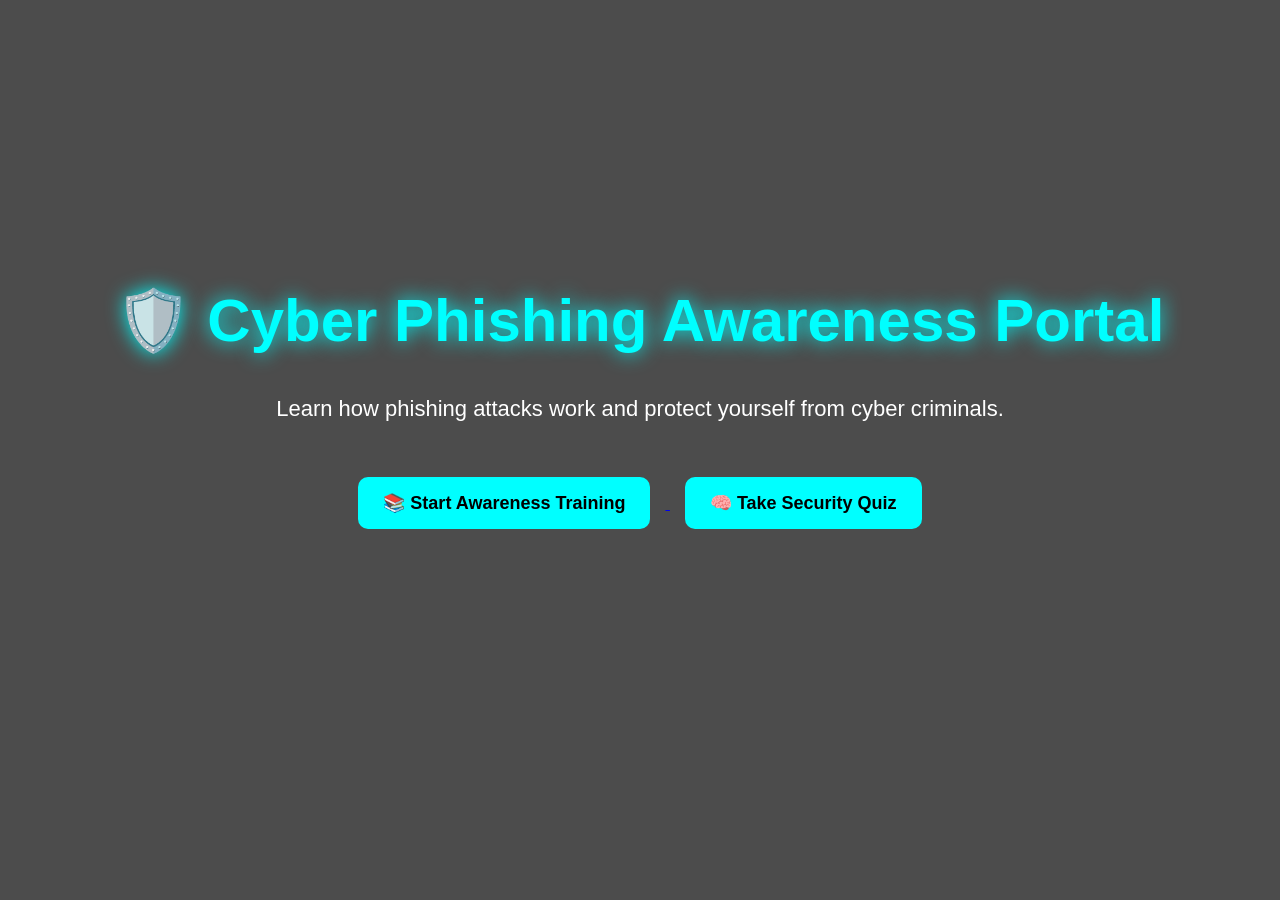
<file: index.html>
<!DOCTYPE html>
<html lang="en">
<head>
    <meta charset="UTF-8">
    <meta name="viewport" content="width=device-width, initial-scale=1.0">
    <title>Cyber Phishing Awareness</title>
    <link rel="stylesheet" href="style.css">
</head>
<body class="landing-body">

    <div class="overlay"></div>

    <div class="landing-container">

        <h1>🛡️ Cyber Phishing Awareness Portal</h1>

        <p>
            Learn how phishing attacks work and protect yourself
            from cyber criminals.
        </p>

        <div class="button-group">
            <a href="awareness.html">
                <button>📚 Start Awareness Training</button>
            </a>

            <a href="quiz.html">
                <button>🧠 Take Security Quiz</button>
            </a>
        </div>

    </div>

</body>
</html>
</file>
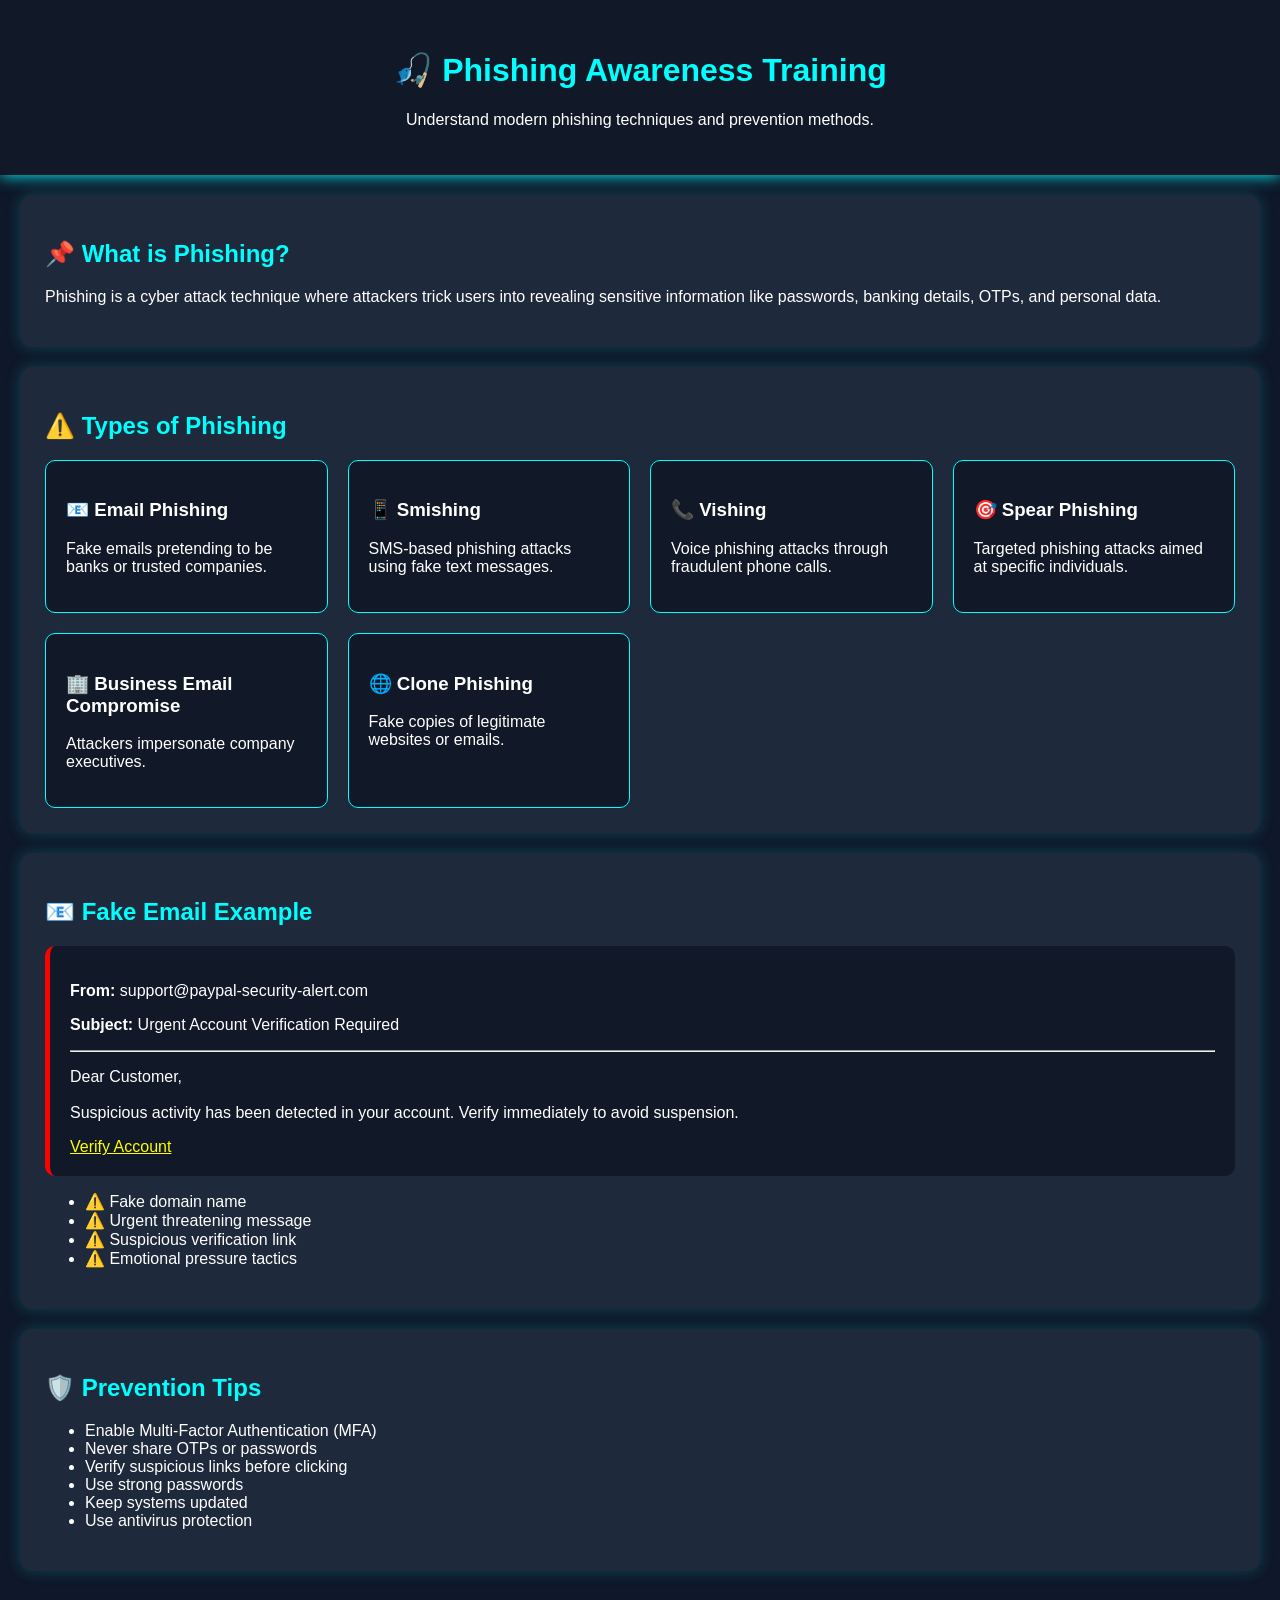
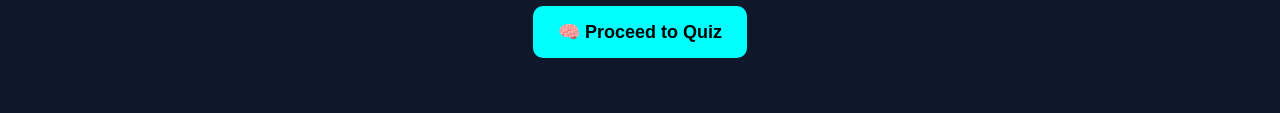
<file: awareness.html>
<!DOCTYPE html>
<html lang="en">
<head>
    <meta charset="UTF-8">
    <meta name="viewport" content="width=device-width, initial-scale=1.0">
    <title>Phishing Awareness</title>
    <link rel="stylesheet" href="style.css">
</head>
<body>

    <header>
        <h1>🎣 Phishing Awareness Training</h1>
        <p>Understand modern phishing techniques and prevention methods.</p>
    </header>

    <section class="card">
        <h2>📌 What is Phishing?</h2>

        <p>
            Phishing is a cyber attack technique where attackers trick users
            into revealing sensitive information like passwords,
            banking details, OTPs, and personal data.
        </p>
    </section>

    <section class="card">
        <h2>⚠️ Types of Phishing</h2>

        <div class="type-grid">

            <div class="type-card">
                <h3>📧 Email Phishing</h3>
                <p>Fake emails pretending to be banks or trusted companies.</p>
            </div>

            <div class="type-card">
                <h3>📱 Smishing</h3>
                <p>SMS-based phishing attacks using fake text messages.</p>
            </div>

            <div class="type-card">
                <h3>📞 Vishing</h3>
                <p>Voice phishing attacks through fraudulent phone calls.</p>
            </div>

            <div class="type-card">
                <h3>🎯 Spear Phishing</h3>
                <p>Targeted phishing attacks aimed at specific individuals.</p>
            </div>

            <div class="type-card">
                <h3>🏢 Business Email Compromise</h3>
                <p>Attackers impersonate company executives.</p>
            </div>

            <div class="type-card">
                <h3>🌐 Clone Phishing</h3>
                <p>Fake copies of legitimate websites or emails.</p>
            </div>

        </div>
    </section>

    <section class="card">
        <h2>📧 Fake Email Example</h2>

        <div class="email-box">

            <p><strong>From:</strong> support@paypal-security-alert.com</p>
            <p><strong>Subject:</strong> Urgent Account Verification Required</p>

            <hr>

            <p>
                Dear Customer,
                <br><br>

                Suspicious activity has been detected in your account.
                Verify immediately to avoid suspension.
            </p>

            <a href="#">Verify Account</a>

        </div>

        <ul>
            <li>⚠️ Fake domain name</li>
            <li>⚠️ Urgent threatening message</li>
            <li>⚠️ Suspicious verification link</li>
            <li>⚠️ Emotional pressure tactics</li>
        </ul>
    </section>

    <section class="card">
        <h2>🛡️ Prevention Tips</h2>

        <ul>
            <li>Enable Multi-Factor Authentication (MFA)</li>
            <li>Never share OTPs or passwords</li>
            <li>Verify suspicious links before clicking</li>
            <li>Use strong passwords</li>
            <li>Keep systems updated</li>
            <li>Use antivirus protection</li>
        </ul>
    </section>

    <div class="center-btn">
        <a href="quiz.html">
            <button>🧠 Proceed to Quiz</button>
        </a>
    </div>

</body>
</html>
</file>
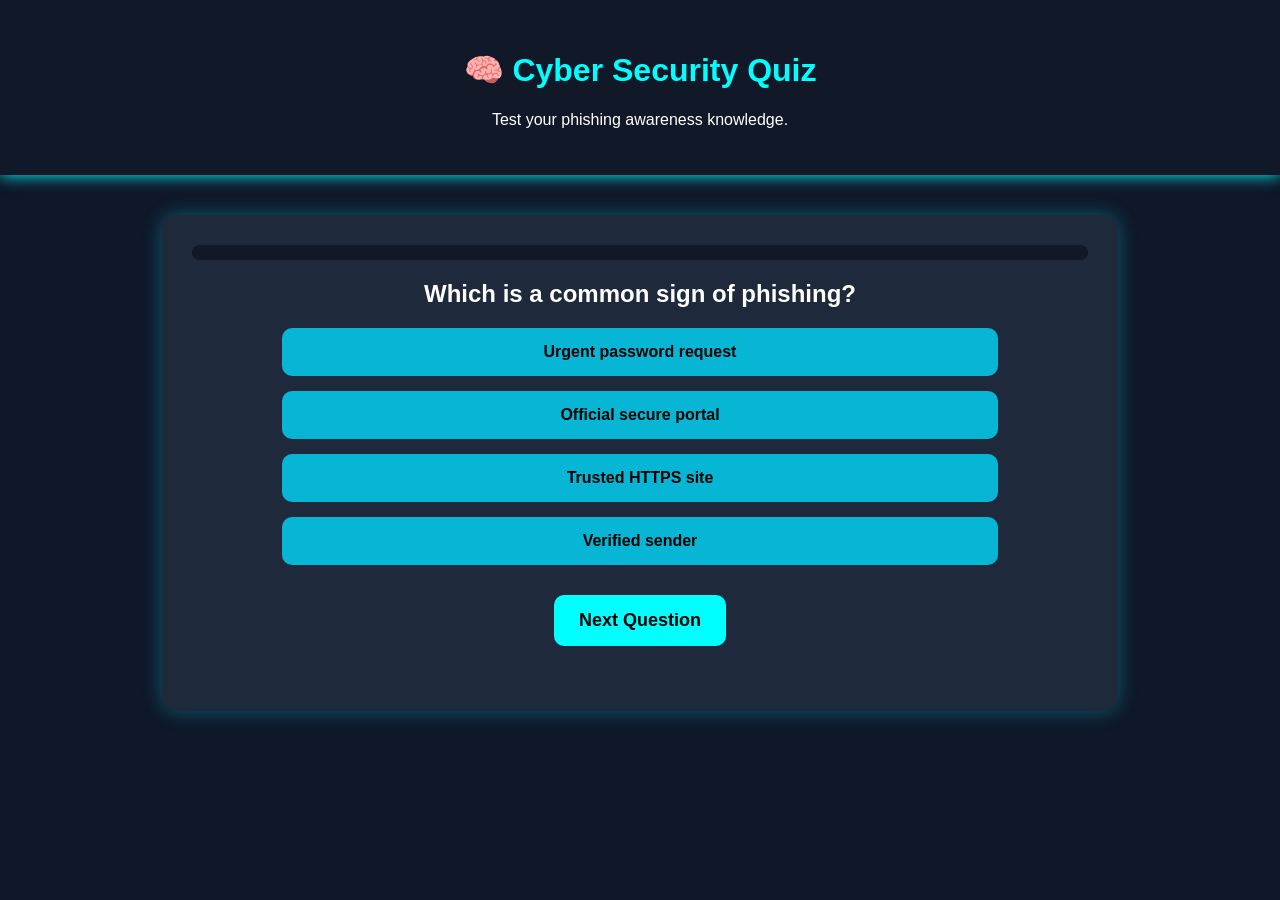
<file: quiz.html>
<!DOCTYPE html>
<html lang="en">
<head>
    <meta charset="UTF-8">
    <meta name="viewport" content="width=device-width, initial-scale=1.0">
    <title>Cyber Security Quiz</title>
    <link rel="stylesheet" href="style.css">
</head>
<body>

    <header>
        <h1>🧠 Cyber Security Quiz</h1>
        <p>Test your phishing awareness knowledge.</p>
    </header>

    <section class="quiz-container">

        <div class="progress-container">
            <div id="progress-bar"></div>
        </div>

        <h2 id="question"></h2>

        <div id="options"></div>

        <button id="next-btn">Next Question</button>

        <h2 id="score"></h2>

    </section>

    <script src="script.js"></script>

</body>
</html>
</file>
<file: style.css>
body{
    margin:0;
    font-family:Arial, Helvetica, sans-serif;
    background:#0f172a;
    color:white;
}

/* Landing Page */

.landing-body{
    background:url("https://images.unsplash.com/photo-1516321318423-f06f85e504b3?q=80&w=1200") no-repeat center center/cover;
    height:100vh;
    overflow:hidden;
}

.overlay{
    position:absolute;
    width:100%;
    height:100%;
    background:rgba(0,0,0,0.7);
}

.landing-container{
    position:relative;
    z-index:2;
    text-align:center;
    top:25%;
    padding:20px;
}

.landing-container h1{
    font-size:60px;
    color:cyan;
    text-shadow:0 0 20px cyan;
}

.landing-container p{
    font-size:22px;
    margin-top:20px;
}

.button-group{
    margin-top:40px;
}

button{
    padding:15px 25px;
    margin:15px;
    border:none;
    border-radius:10px;
    background:cyan;
    color:black;
    font-size:18px;
    font-weight:bold;
    cursor:pointer;
    transition:0.3s;
}

button:hover{
    transform:scale(1.05);
    background:white;
}

/* Header */

header{
    text-align:center;
    padding:30px;
    background:#111827;
    box-shadow:0 0 15px cyan;
}

header h1{
    color:cyan;
}

/* Cards */

.card{
    background:#1e293b;
    margin:20px;
    padding:25px;
    border-radius:12px;
    box-shadow:0 0 15px rgba(0,255,255,0.2);
}

.card h2{
    color:cyan;
}

/* Type Grid */

.type-grid{
    display:grid;
    grid-template-columns:repeat(auto-fit,minmax(250px,1fr));
    gap:20px;
    margin-top:20px;
}

.type-card{
    background:#111827;
    padding:20px;
    border-radius:10px;
    border:1px solid cyan;
    transition:0.3s;
}

.type-card:hover{
    transform:translateY(-5px);
    box-shadow:0 0 20px cyan;
}

/* Email */

.email-box{
    background:#111827;
    padding:20px;
    border-left:5px solid red;
    border-radius:10px;
    margin-top:20px;
}

.email-box a{
    color:yellow;
}

/* Quiz */

.quiz-container{
    background:#1e293b;
    width:70%;
    margin:40px auto;
    padding:30px;
    border-radius:15px;
    text-align:center;
    box-shadow:0 0 20px rgba(0,255,255,0.3);
}

.option-btn{
    display:block;
    width:80%;
    margin:15px auto;
    padding:15px;
    border:none;
    border-radius:10px;
    cursor:pointer;
    background:#06b6d4;
    color:black;
    font-weight:bold;
    font-size:16px;
    transition:0.3s;
}

.option-btn:hover{
    background:white;
}

/* Progress Bar */

.progress-container{
    width:100%;
    background:#111827;
    border-radius:10px;
    overflow:hidden;
    margin-bottom:20px;
}

#progress-bar{
    width:0%;
    height:15px;
    background:cyan;
    transition:0.5s;
}

.center-btn{
    text-align:center;
    margin-bottom:40px;
}
</file>
